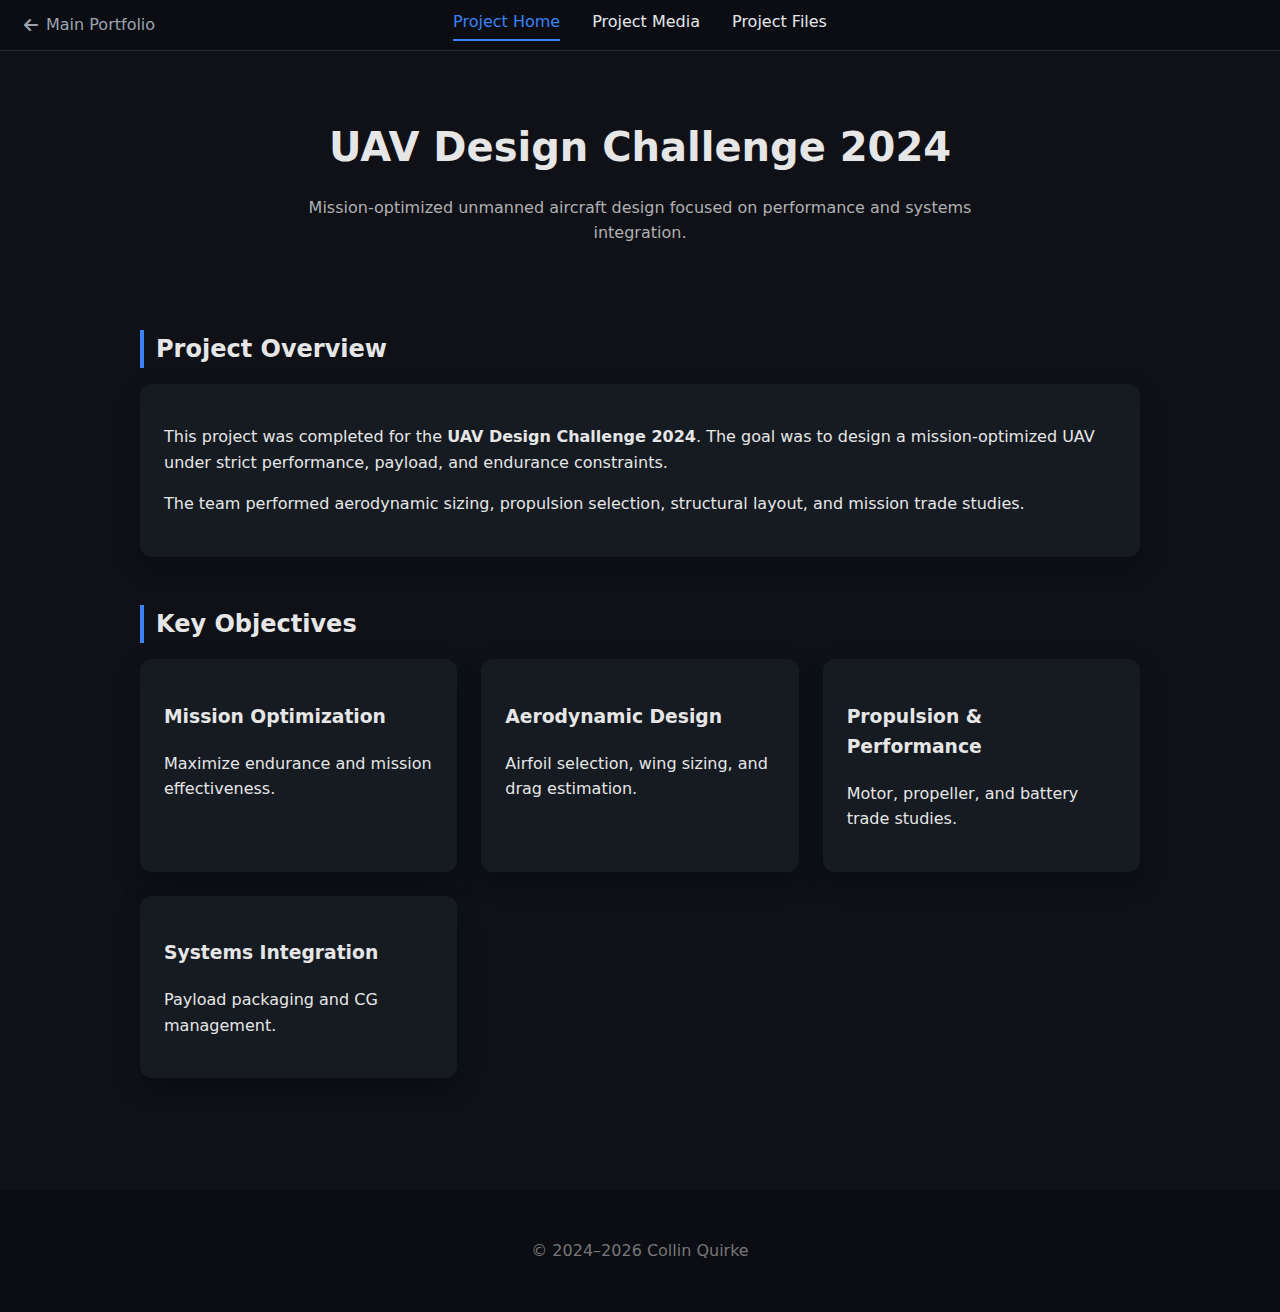
<file: index.html>
<!DOCTYPE html>
<html lang="en">
<head>
  <meta charset="UTF-8" />
  <title>UAV Design Challenge 2024</title>
  <link rel="stylesheet" href="style.css" />
  <link rel="stylesheet" href="https://cdnjs.cloudflare.com/ajax/libs/font-awesome/6.5.0/css/all.min.css"/>
</head>
<body>

<nav>
  <div class="nav-left">
    <a href="https://cquirke.github.io/index.html">
      <i class="fas fa-arrow-left"></i> Main Portfolio
    </a>
  </div>

  <div class="nav-center">
    <a href="index.html" class="active">Project Home</a>
    <a href="media.html">Project Media</a>
    <a href="files.html">Project Files</a>
  </div>

  <div></div>
</nav>

<header>
  <h1>UAV Design Challenge 2024</h1>
  <p>Mission-optimized unmanned aircraft design focused on performance and systems integration.</p>
</header>

<main class="container">

  <section class="section">
    <h2>Project Overview</h2>
    <div class="card">
      <p>
        This project was completed for the <strong>UAV Design Challenge 2024</strong>.  
        The goal was to design a mission-optimized UAV under strict performance, payload,
        and endurance constraints.
      </p>
      <p>
        The team performed aerodynamic sizing, propulsion selection, structural layout,
        and mission trade studies.
      </p>
    </div>
  </section>

  <section class="section">
    <h2>Key Objectives</h2>
    <div class="grid">
      <div class="card">
        <h3>Mission Optimization</h3>
        <p>Maximize endurance and mission effectiveness.</p>
      </div>
      <div class="card">
        <h3>Aerodynamic Design</h3>
        <p>Airfoil selection, wing sizing, and drag estimation.</p>
      </div>
      <div class="card">
        <h3>Propulsion & Performance</h3>
        <p>Motor, propeller, and battery trade studies.</p>
      </div>
      <div class="card">
        <h3>Systems Integration</h3>
        <p>Payload packaging and CG management.</p>
      </div>
    </div>
  </section>

</main>

<footer>
  <p>© 2024–2026 Collin Quirke</p>
</footer>

</body>
</html>
</file>
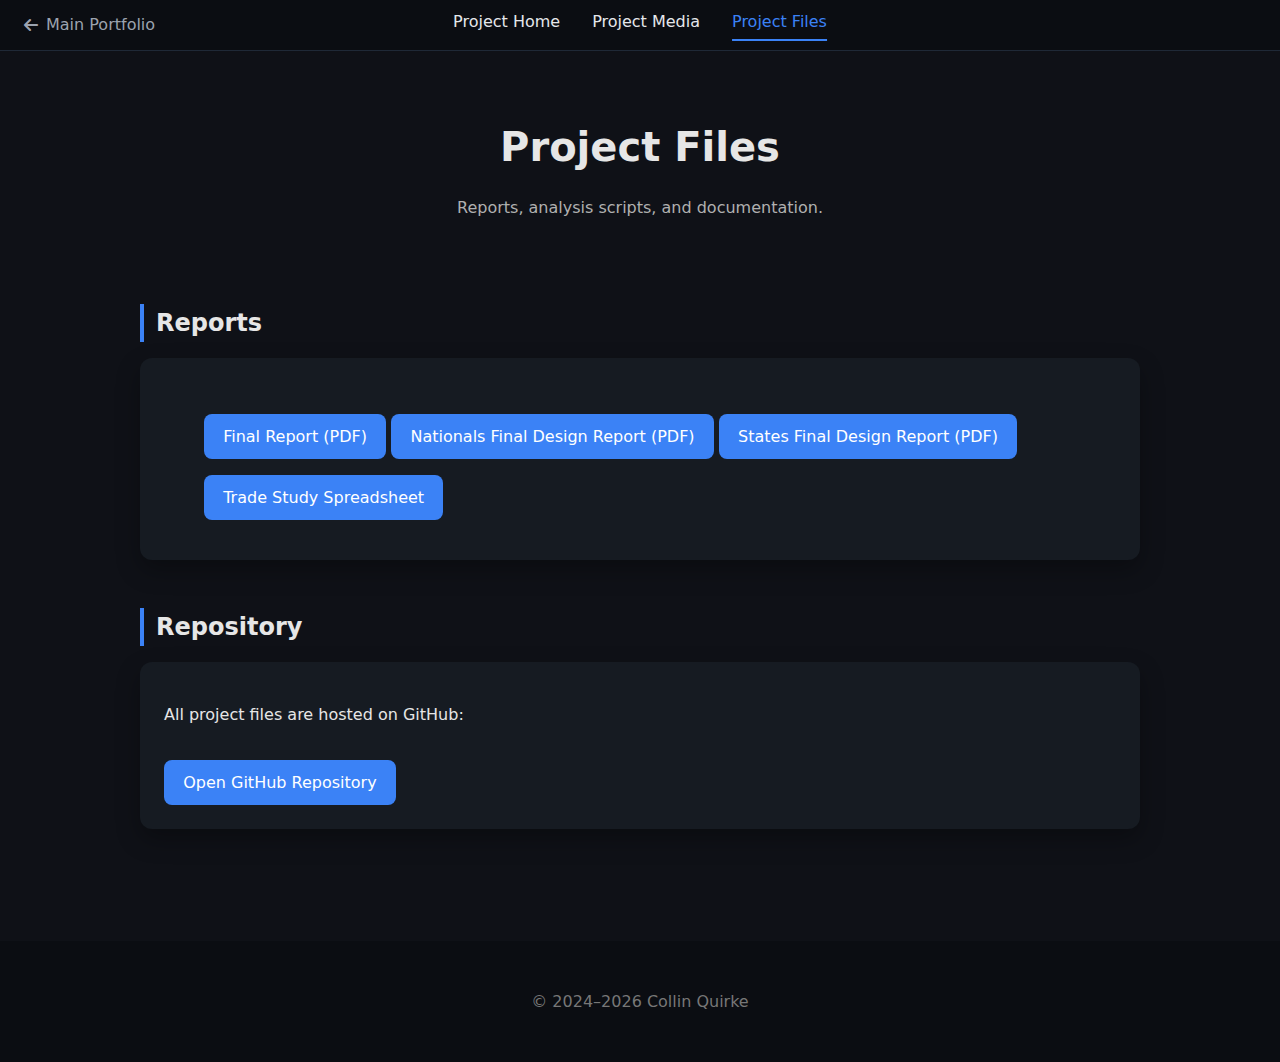
<file: files.html>
<!DOCTYPE html>
<html lang="en">
<head>
  <meta charset="UTF-8" />
  <title>UAV Project Files</title>
  <link rel="stylesheet" href="style.css" />
  <link rel="stylesheet" href="https://cdnjs.cloudflare.com/ajax/libs/font-awesome/6.5.0/css/all.min.css"/>
</head>
<body>

<nav>
  <div class="nav-left">
    <a href="https://cquirke.github.io/index.html">
      <i class="fas fa-arrow-left"></i> Main Portfolio
    </a>
  </div>

  <div class="nav-center">
    <a href="index.html">Project Home</a>
    <a href="media.html">Project Media</a>
    <a href="files.html" class="active">Project Files</a>
  </div>

  <div></div>
</nav>

<header>
  <h1>Project Files</h1>
  <p>Reports, analysis scripts, and documentation.</p>
</header>

<main class="container">

  <section class="section">
    <h2>Reports</h2>
    <div class="card">
      <ul>
        <a class="btn" href="files/UAV_Report.pdf">Final Report (PDF)</a>
        <a class="btn" href="Non-WEB/DroneChallenge_UAV-Nationals2024.pdf">Nationals Final Design Report (PDF)</a>
        <a class="btn" href="Non-WEB/DroneChallenge_UAV-Technosphere2024.pdf">States Final Design Report (PDF)</a>
        <a class="btn" href="files/Trade_Study.xlsx">Trade Study Spreadsheet</a>
      </ul>
    </div>
  </section>
  
  <section class="section">
    <h2>Repository</h2>
    <div class="card">
      <p>
        All project files are hosted on GitHub:
      </p>
      <a class="btn" href="https://github.com/cquirke/UAV_Design_Challenge-2024" target="_blank">
        Open GitHub Repository
      </a>
    </div>
  </section>

</main>

<footer>
  <p>© 2024–2026 Collin Quirke</p>
</footer>

</body>
</html>
</file>
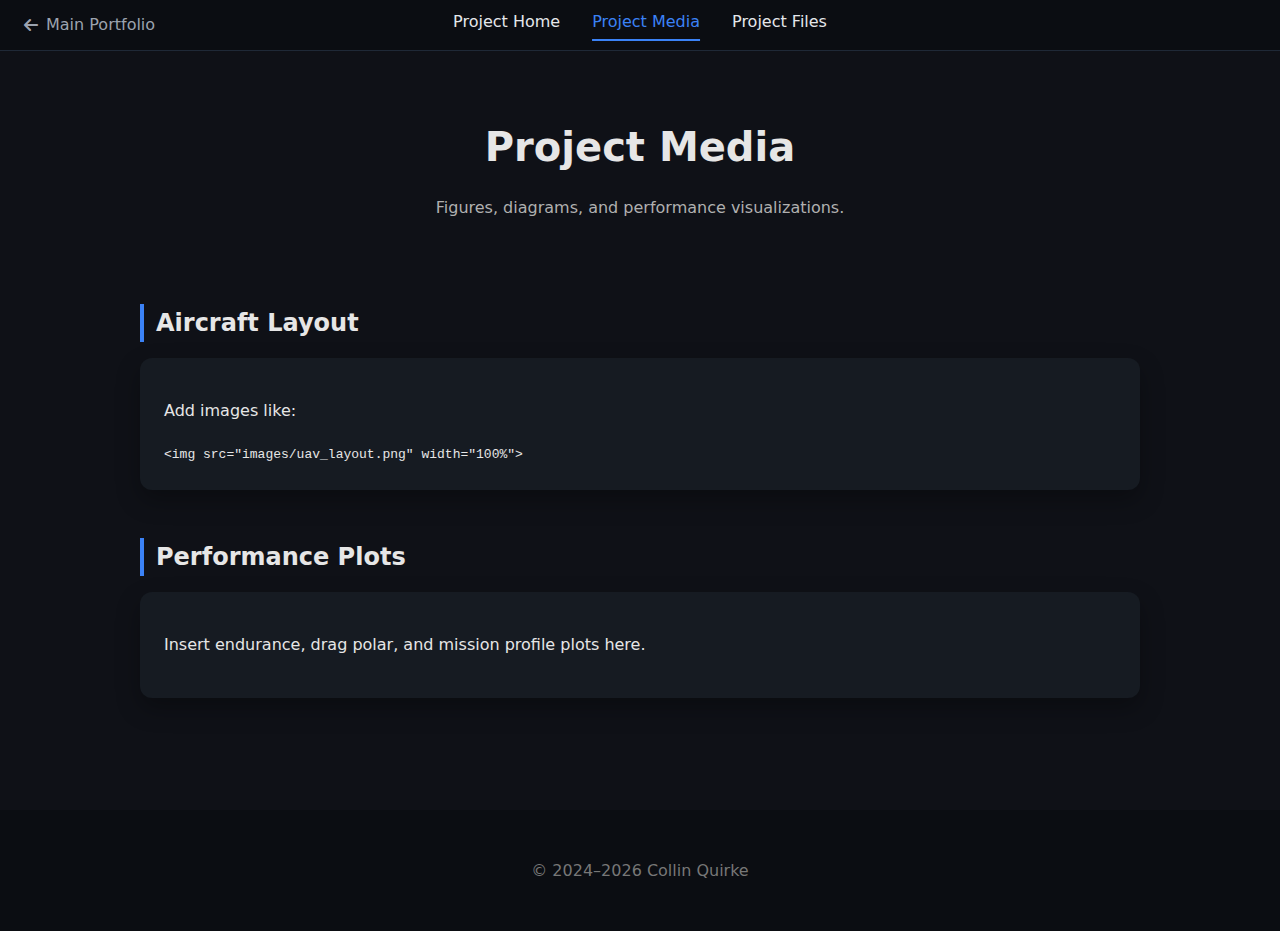
<file: media.html>
<!DOCTYPE html>
<html lang="en">
<head>
  <meta charset="UTF-8" />
  <title>UAV Project Media</title>
  <link rel="stylesheet" href="style.css" />
  <link rel="stylesheet" href="https://cdnjs.cloudflare.com/ajax/libs/font-awesome/6.5.0/css/all.min.css"/>
</head>
<body>

<nav>
  <div class="nav-left">
    <a href="https://cquirke.github.io/index.html">
      <i class="fas fa-arrow-left"></i> Main Portfolio
    </a>
  </div>

  <div class="nav-center">
    <a href="index.html">Project Home</a>
    <a href="media.html" class="active">Project Media</a>
    <a href="files.html">Project Files</a>
  </div>

  <div></div>
</nav>

<header>
  <h1>Project Media</h1>
  <p>Figures, diagrams, and performance visualizations.</p>
</header>

<main class="container">

  <section class="section">
    <h2>Aircraft Layout</h2>
    <div class="card">
      <p>Add images like:</p>
      <code>&lt;img src="images/uav_layout.png" width="100%"&gt;</code>
    </div>
  </section>

  <section class="section">
    <h2>Performance Plots</h2>
    <div class="card">
      <p>Insert endurance, drag polar, and mission profile plots here.</p>
    </div>
  </section>

</main>

<footer>
  <p>© 2024–2026 Collin Quirke</p>
</footer>

</body>
</html>
</file>
<file: style.css>
body {
  margin: 0;
  font-family: system-ui, -apple-system, BlinkMacSystemFont, "Segoe UI", Roboto, Oxygen;
  background-color: #0f1117;
  color: #e6e6e6;
  line-height: 1.6;
}

/* NAV BAR */
nav {
  background: #0b0d12;
  border-bottom: 1px solid #1f2937;
  padding: 0.75rem 1.5rem;
  position: relative;
  display: flex;
  align-items: center;
}

.nav-left {
  z-index: 2;
}

.nav-center {
  position: absolute;
  left: 50%;
  transform: translateX(-50%);
  display: flex;
  gap: 2rem;
}

.nav-left a {
  color: #9ca3af;
  text-decoration: none;
  font-weight: 500;
  display: flex;
  align-items: center;
  gap: 0.5rem;
}

.nav-left a:hover {
  color: #e5e7eb;
}

.nav-center {
  display: flex;
  gap: 2rem;
}

.nav-center a {
  color: #e5e7eb;
  text-decoration: none;
  font-weight: 500;
  padding-bottom: 0.25rem;
  border-bottom: 2px solid transparent;
}

.nav-center a.active {
  border-bottom: 2px solid #3b82f6;
  color: #3b82f6;
}

.nav-center a:hover {
  color: #3b82f6;
}

header {
  padding: 4rem 1rem 2rem;
  text-align: center;
}

header h1 {
  margin: 0;
  font-size: 2.5rem;
}

header p {
  max-width: 700px;
  margin: 1rem auto 0;
  color: #b0b0b0;
}

.container {
  max-width: 1000px;
  margin: 0 auto;
  padding: 2rem 1rem 4rem;
}

.section {
  margin-bottom: 3rem;
}

.section h2 {
  border-left: 4px solid #3b82f6;
  padding-left: 0.75rem;
  margin-bottom: 1rem;
  font-size: 1.5rem;
}

.card {
  background: #161b22;
  border-radius: 12px;
  padding: 1.5rem;
  box-shadow: 0 10px 25px rgba(0,0,0,0.3);
}

.grid {
  display: grid;
  grid-template-columns: repeat(auto-fit, minmax(250px, 1fr));
  gap: 1.5rem;
}

.btn {
  display: inline-block;
  margin-top: 1rem;
  padding: 0.6rem 1.2rem;
  background: #3b82f6;
  color: #fff;
  border-radius: 8px;
  font-weight: 500;
  text-decoration: none;
}

.btn:hover {
  background: #2563eb;
}

footer {
  text-align: center;
  padding: 2rem 1rem;
  background: #0b0d12;
  color: #777;
}
</file>
